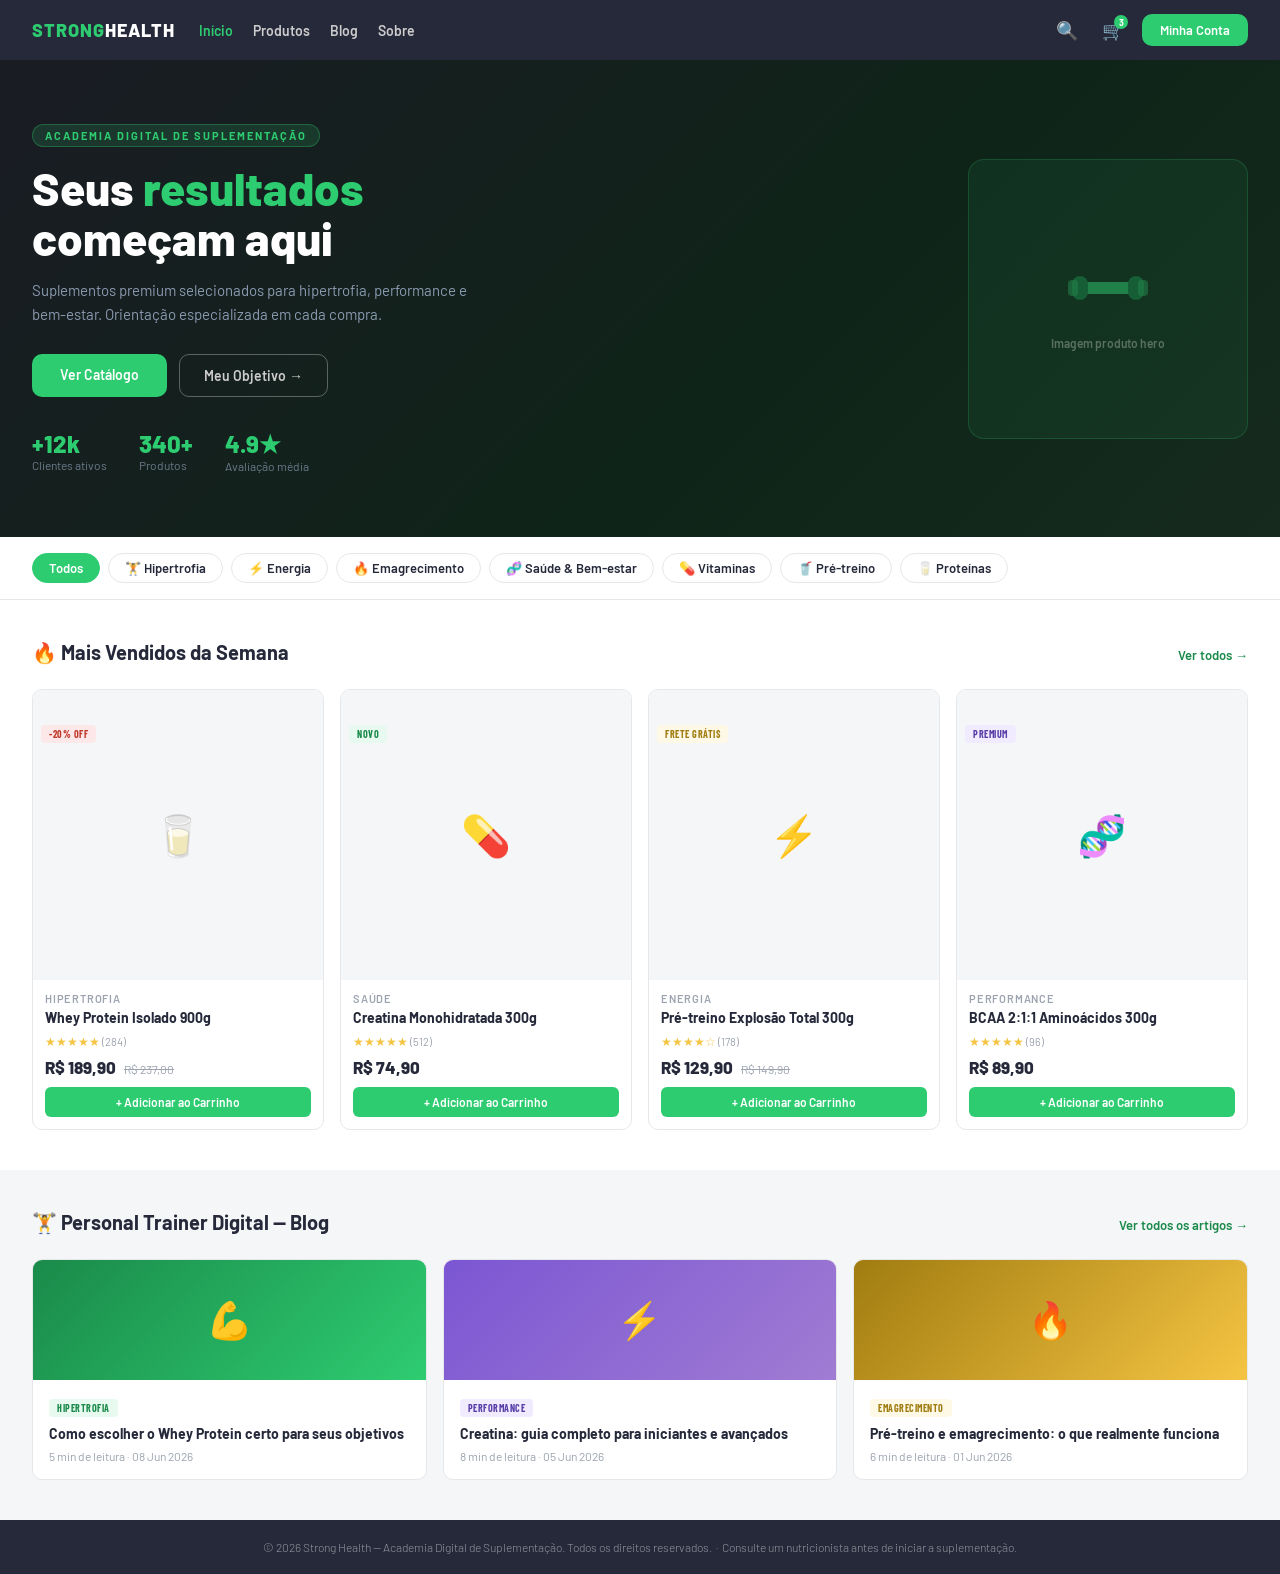
<file: index.html>
<!DOCTYPE html>
<html lang="pt-BR">
<head>
<meta charset="UTF-8">
<meta name="viewport" content="width=device-width, initial-scale=1.0">
<title>Strong Health — Home</title>
<link rel="preconnect" href="https://fonts.googleapis.com">
<link rel="preconnect" href="https://fonts.gstatic.com" crossorigin>
<link href="https://fonts.googleapis.com/css2?family=Barlow:wght@300;400;600;700;800&family=Barlow+Condensed:wght@700&display=swap" rel="stylesheet">
<link rel="stylesheet" href="style.css">
<style>
  /* ── HERO ─────────────────────────────────────────────────── */
  .hero {
    background: linear-gradient(135deg, #1a1c24 0%, #0f2418 60%, #162a1e 100%);
    padding: 64px 32px;
    display: flex;
    align-items: center;
    gap: 40px;
    min-height: 420px;
  }
  .hero-text { flex: 1; }
  .hero-eyebrow {
    display: inline-block;
    background: rgba(46,204,113,0.15);
    color: var(--green);
    font-size: 11px;
    font-weight: 700;
    letter-spacing: 2px;
    text-transform: uppercase;
    padding: 4px 12px;
    border-radius: 20px;
    margin-bottom: 16px;
    border: 1px solid rgba(46,204,113,0.3);
  }
  .hero h1 {
    font-weight: 800;
    font-size: 46px;
    color: #fff;
    line-height: 1.08;
    margin-bottom: 16px;
  }
  .hero h1 span { color: var(--green); }
  .hero p {
    color: #8a9ab0;
    font-size: 15px;
    line-height: 1.6;
    margin-bottom: 28px;
    max-width: 440px;
    font-weight: 400;
  }
  .hero-cta { display: flex; gap: 12px; flex-wrap: wrap; }
  .hero-image {
    width: 280px;
    height: 280px;
    background: rgba(46,204,113,0.08);
    border-radius: var(--radius-lg);
    border: 1px solid rgba(46,204,113,0.2);
    display: flex;
    align-items: center;
    justify-content: center;
    flex-shrink: 0;
    flex-direction: column;
    gap: 8px;
  }
  .hero-image svg { opacity: 0.5; }
  .hero-image span { color: #5a7060; font-size: 12px; font-weight: 600; }
  .hero-stats { display: flex; gap: 32px; margin-top: 32px; }
  .stat-num { font-size: 24px; font-weight: 800; color: var(--green); }
  .stat-label { font-size: 12px; color: #6a7a8a; font-weight: 400; }
  .btn-hero-outline {
    background: transparent;
    color: #ccc;
    border: 1.5px solid rgba(255,255,255,0.3);
    padding: 12px 24px;
    border-radius: var(--radius);
    font-size: 14px;
    font-weight: 600;
    cursor: pointer;
    font-family: 'Barlow', sans-serif;
    text-decoration: none;
  }
</style>
</head>
<body>

<!-- NAV -->
<nav class="sh-nav">
  <a class="sh-logo" href="index.html">STRONG<em>HEALTH</em></a>
  <div class="sh-nav-links">
    <a href="index.html" class="active-link">Início</a>
    <a href="catalogo.html">Produtos</a>
    <a href="blog.html">Blog</a>
    <a href="index.html#sobre">Sobre</a>
  </div>
  <div class="sh-nav-right">
    <a href="catalogo.html" class="sh-nav-icon">🔍</a>
    <a href="carrinho.html" class="sh-nav-icon" style="position:relative">🛒<span class="cart-badge">3</span></a>
    <a href="login.html" class="btn-primary">Minha Conta</a>
  </div>
</nav>

<!-- HERO -->
<div class="hero">
  <div class="hero-text">
    <div class="hero-eyebrow">Academia Digital de Suplementação</div>
    <h1>Seus <span>resultados</span><br>começam aqui</h1>
    <p>Suplementos premium selecionados para hipertrofia, performance e bem-estar. Orientação especializada em cada compra.</p>
    <div class="hero-cta">
      <a href="catalogo.html" class="btn-primary" style="padding:12px 28px;font-size:14px">Ver Catálogo</a>
      <a href="index.html#objetivos" class="btn-hero-outline">Meu Objetivo →</a>
    </div>
    <div class="hero-stats">
      <div class="stat-item"><div class="stat-num">+12k</div><div class="stat-label">Clientes ativos</div></div>
      <div class="stat-item"><div class="stat-num">340+</div><div class="stat-label">Produtos</div></div>
      <div class="stat-item"><div class="stat-num">4.9★</div><div class="stat-label">Avaliação média</div></div>
    </div>
  </div>
  <div class="hero-image">
    <svg width="80" height="80" viewBox="0 0 80 80" fill="none">
      <rect x="10" y="34" width="60" height="12" rx="6" fill="#2ecc71"/>
      <rect x="4" y="28" width="16" height="24" rx="8" fill="#1a8a4a"/>
      <rect x="60" y="28" width="16" height="24" rx="8" fill="#1a8a4a"/>
      <rect x="0" y="32" width="10" height="16" rx="4" fill="#2ecc71" opacity="0.6"/>
      <rect x="70" y="32" width="10" height="16" rx="4" fill="#2ecc71" opacity="0.6"/>
    </svg>
    <span>Imagem produto hero</span>
  </div>
</div>

<!-- CATEGORY STRIP -->
<div class="cat-strip">
  <a href="catalogo.html" class="cat-chip active">Todos</a>
  <a href="catalogo.html" class="cat-chip">🏋️ Hipertrofia</a>
  <a href="catalogo.html" class="cat-chip">⚡ Energia</a>
  <a href="catalogo.html" class="cat-chip">🔥 Emagrecimento</a>
  <a href="catalogo.html" class="cat-chip">🧬 Saúde & Bem-estar</a>
  <a href="catalogo.html" class="cat-chip">💊 Vitaminas</a>
  <a href="catalogo.html" class="cat-chip">🥤 Pré-treino</a>
  <a href="catalogo.html" class="cat-chip">🥛 Proteínas</a>
</div>

<!-- FEATURED PRODUCTS -->
<div class="section">
  <div class="section-head">
    <div class="section-title">🔥 Mais Vendidos da Semana</div>
    <a class="section-link" href="catalogo.html">Ver todos →</a>
  </div>
  <div class="product-grid">
    <a href="produto.html" class="product-card">
      <div class="product-img">🥛<div class="product-tag"><span class="badge badge-red">-20% OFF</span></div></div>
      <div class="product-body">
        <div class="product-cat">Hipertrofia</div>
        <div class="product-name">Whey Protein Isolado 900g</div>
        <div class="product-stars">★★★★★ <span style="color:#9ca3af;font-size:11px">(284)</span></div>
        <div class="product-price-row">
          <span class="product-price">R$ 189,90</span>
          <span class="product-price-old">R$ 237,00</span>
        </div>
        <button class="btn-add">+ Adicionar ao Carrinho</button>
      </div>
    </a>
    <a href="produto.html" class="product-card">
      <div class="product-img">💊<div class="product-tag"><span class="badge badge-green">NOVO</span></div></div>
      <div class="product-body">
        <div class="product-cat">Saúde</div>
        <div class="product-name">Creatina Monohidratada 300g</div>
        <div class="product-stars">★★★★★ <span style="color:#9ca3af;font-size:11px">(512)</span></div>
        <div class="product-price-row"><span class="product-price">R$ 74,90</span></div>
        <button class="btn-add">+ Adicionar ao Carrinho</button>
      </div>
    </a>
    <a href="produto.html" class="product-card">
      <div class="product-img">⚡<div class="product-tag"><span class="badge badge-yellow">FRETE GRÁTIS</span></div></div>
      <div class="product-body">
        <div class="product-cat">Energia</div>
        <div class="product-name">Pré-treino Explosão Total 300g</div>
        <div class="product-stars">★★★★☆ <span style="color:#9ca3af;font-size:11px">(178)</span></div>
        <div class="product-price-row">
          <span class="product-price">R$ 129,90</span>
          <span class="product-price-old">R$ 149,90</span>
        </div>
        <button class="btn-add">+ Adicionar ao Carrinho</button>
      </div>
    </a>
    <a href="produto.html" class="product-card">
      <div class="product-img">🧬<div class="product-tag"><span class="badge badge-purple">PREMIUM</span></div></div>
      <div class="product-body">
        <div class="product-cat">Performance</div>
        <div class="product-name">BCAA 2:1:1 Aminoácidos 300g</div>
        <div class="product-stars">★★★★★ <span style="color:#9ca3af;font-size:11px">(96)</span></div>
        <div class="product-price-row"><span class="product-price">R$ 89,90</span></div>
        <button class="btn-add">+ Adicionar ao Carrinho</button>
      </div>
    </a>
  </div>
</div>

<!-- BLOG STRIP -->
<div class="section-dark">
  <div class="section-head">
    <div class="section-title">🏋️ Personal Trainer Digital — Blog</div>
    <a class="section-link" href="blog.html">Ver todos os artigos →</a>
  </div>
  <div style="display:grid;grid-template-columns:repeat(3,1fr);gap:16px">
    <a href="blog.html" style="background:#fff;border-radius:10px;border:1px solid #e5e7eb;overflow:hidden;text-decoration:none;color:inherit;display:block">
      <div style="height:120px;background:linear-gradient(135deg,#1a8a4a,#2ecc71);display:flex;align-items:center;justify-content:center;font-size:36px">💪</div>
      <div style="padding:16px">
        <span class="badge badge-green" style="margin-bottom:8px;display:inline-block">Hipertrofia</span>
        <div style="font-size:14px;font-weight:700;color:#26293a;margin-bottom:6px;line-height:1.3">Como escolher o Whey Protein certo para seus objetivos</div>
        <div style="font-size:12px;color:#9ca3af">5 min de leitura · 08 Jun 2026</div>
      </div>
    </a>
    <a href="blog.html" style="background:#fff;border-radius:10px;border:1px solid #e5e7eb;overflow:hidden;text-decoration:none;color:inherit;display:block">
      <div style="height:120px;background:linear-gradient(135deg,#7b56d3,#a07cd3);display:flex;align-items:center;justify-content:center;font-size:36px">⚡</div>
      <div style="padding:16px">
        <span class="badge badge-purple" style="margin-bottom:8px;display:inline-block">Performance</span>
        <div style="font-size:14px;font-weight:700;color:#26293a;margin-bottom:6px;line-height:1.3">Creatina: guia completo para iniciantes e avançados</div>
        <div style="font-size:12px;color:#9ca3af">8 min de leitura · 05 Jun 2026</div>
      </div>
    </a>
    <a href="blog.html" style="background:#fff;border-radius:10px;border:1px solid #e5e7eb;overflow:hidden;text-decoration:none;color:inherit;display:block">
      <div style="height:120px;background:linear-gradient(135deg,#a07c10,#f5c443);display:flex;align-items:center;justify-content:center;font-size:36px">🔥</div>
      <div style="padding:16px">
        <span class="badge badge-yellow" style="margin-bottom:8px;display:inline-block">Emagrecimento</span>
        <div style="font-size:14px;font-weight:700;color:#26293a;margin-bottom:6px;line-height:1.3">Pré-treino e emagrecimento: o que realmente funciona</div>
        <div style="font-size:12px;color:#9ca3af">6 min de leitura · 01 Jun 2026</div>
      </div>
    </a>
  </div>
</div>

<!-- FOOTER -->
<footer class="sh-footer">
  © 2026 Strong Health — Academia Digital de Suplementação. Todos os direitos reservados. &nbsp;·&nbsp; Consulte um nutricionista antes de iniciar a suplementação.
</footer>

</body>
</html>
</file>
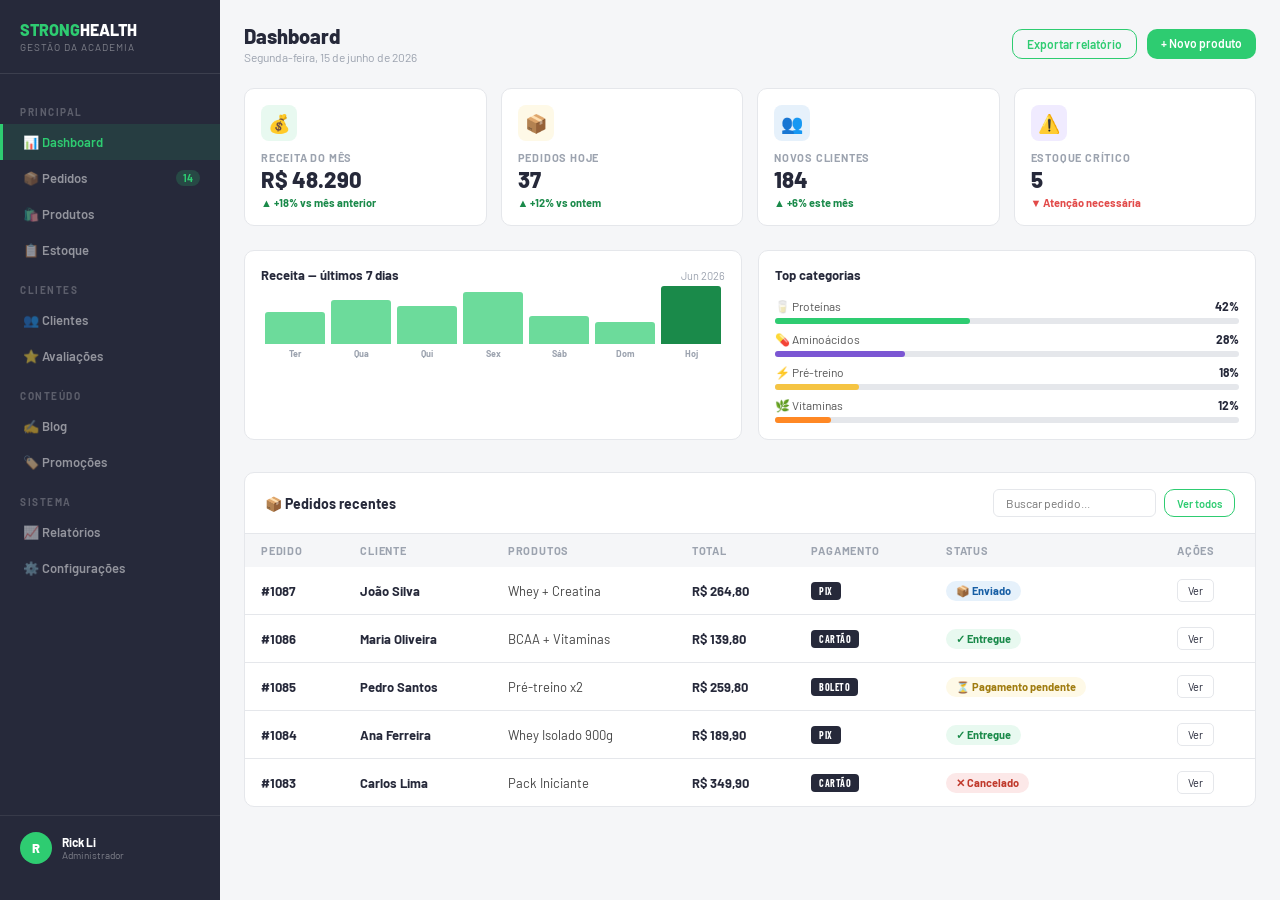
<file: admin.html>
<!DOCTYPE html>
<html lang="pt-BR">
<head>
<meta charset="UTF-8">
<meta name="viewport" content="width=device-width, initial-scale=1.0">
<title>Strong Health — Admin</title>
<link rel="preconnect" href="https://fonts.googleapis.com">
<link rel="preconnect" href="https://fonts.gstatic.com" crossorigin>
<link href="https://fonts.googleapis.com/css2?family=Barlow:wght@300;400;600;700;800&family=Barlow+Condensed:wght@700&display=swap" rel="stylesheet">
<link rel="stylesheet" href="style.css">
<style>
  body { background: var(--gray-1); }

  .admin-layout {
    display: flex;
    min-height: 100vh;
  }
  .admin-sidebar {
    width: 220px;
    background: var(--graphite);
    padding: 20px 0;
    flex-shrink: 0;
    display: flex;
    flex-direction: column;
    position: fixed;
    top: 0; left: 0;
    height: 100vh;
    overflow-y: auto;
  }
  .admin-logo {
    padding: 0 20px 20px ;
    font-weight: 800 ;
    font-size: 16px ;
    color: var(--green) ;
    border-bottom: 1px solid rgba(255,255,255,0.1);
    margin-bottom: 16px ;
    text-decoration: none ;
    display: block;
  }
  .admin-logo span { color: #fff; }
  .admin-logo small {
    display: block;
    font-size: 10px;
    color: rgba(255,255,255,0.4);
    font-weight: 400;
    letter-spacing: 1px;
    text-transform: uppercase;
    margin-top: 2px;
  }
  .admin-nav-item {
    display: flex;
    align-items: center;
    gap: 10px;
    padding: 10px 20px;
    font-size: 13px;
    color: rgba(255,255,255,0.5);
    cursor: pointer;
    font-weight: 600;
    transition: all 0.15s;
    border-left: 3px solid transparent;
    text-decoration: none;
  }
  .admin-nav-item:hover { background: rgba(255,255,255,0.05); color: #fff; }
  .admin-nav-item.active { background: rgba(46,204,113,0.12); color: var(--green); border-left-color: var(--green); }
  .admin-nav-group {
    font-size: 10px;
    font-weight: 700;
    color: rgba(255,255,255,0.25);
    letter-spacing: 1.5px;
    text-transform: uppercase;
    padding: 16px 20px 6px;
  }
  .admin-user {
    margin-top: auto;
    padding: 16px 20px;
    border-top: 1px solid rgba(255,255,255,0.08);
    display: flex;
    align-items: center;
    gap: 10px;
  }
  .admin-avatar {
    width: 32px; height: 32px;
    border-radius: 50%;
    background: var(--green);
    display: flex; align-items: center; justify-content: center;
    font-size: 13px; font-weight: 800; color: #fff;
    flex-shrink: 0;
  }

  /* MAIN */
  .admin-main {
    flex: 1;
    margin-left: 220px;
    padding: 24px;
  }
  .admin-header {
    display: flex;
    align-items: center;
    justify-content: space-between;
    margin-bottom: 24px;
  }
  .admin-title { font-size: 20px; font-weight: 800; color: var(--graphite); }

  /* KPIs */
  .kpi-grid {
    display: grid;
    grid-template-columns: repeat(4, 1fr);
    gap: 14px;
    margin-bottom: 24px;
  }
  .kpi-card {
    background: #fff;
    border-radius: var(--radius);
    border: 1px solid var(--gray-2);
    padding: 16px;
  }
  .kpi-icon {
    width: 36px; height: 36px;
    border-radius: 8px;
    display: flex; align-items: center; justify-content: center;
    font-size: 18px;
    margin-bottom: 10px;
  }
  .kpi-green { background: var(--green-l); color: var(--green-d); }
  .kpi-yellow { background: #fef9e7; color: #a07c10; }
  .kpi-blue { background: #e6f1fb; color: #185fa5; }
  .kpi-purple { background: #f0ebff; color: #5a3ea8; }
  .kpi-label { font-size: 11px; color: var(--gray-3); font-weight: 700; text-transform: uppercase; letter-spacing: 0.8px; margin-bottom: 4px; }
  .kpi-value { font-size: 22px; font-weight: 800; color: var(--graphite); line-height: 1; margin-bottom: 6px; }
  .kpi-change { font-size: 11px; font-weight: 700; }
  .kpi-up { color: var(--green-d); }
  .kpi-down { color: var(--red); }

  /* CHARTS */
  .mini-chart {
    display: flex;
    align-items: flex-end;
    gap: 6px;
    height: 60px;
    padding: 0 4px;
  }
  .bar-wrap { display: flex; flex-direction: column; align-items: center; gap: 4px; flex: 1; }
  .bar { width: 100%; border-radius: 3px 3px 0 0; background: var(--green); opacity: 0.7; }
  .bar.accent { opacity: 1; background: var(--green-d); }
  .bar-lbl { font-size: 9px; color: var(--gray-3); font-weight: 700; }

  /* TABLE */
  .admin-table-card {
    background: #fff;
    border-radius: var(--radius);
    border: 1px solid var(--gray-2);
    overflow: hidden;
  }
  .admin-table-header {
    padding: 16px 20px;
    display: flex;
    align-items: center;
    justify-content: space-between;
    border-bottom: 1px solid var(--gray-2);
  }
  .admin-table-title { font-size: 14px; font-weight: 700; color: var(--graphite); }
  table { width: 100%; border-collapse: collapse; font-size: 13px; }
  thead tr { background: var(--gray-1); }
  th { padding: 10px 16px; text-align: left; font-size: 11px; font-weight: 700; color: var(--gray-3); text-transform: uppercase; letter-spacing: 0.8px; }
  td { padding: 12px 16px; border-bottom: 1px solid var(--gray-2); color: #444; }
  tr:last-child td { border-bottom: none; }
  .td-name { font-weight: 700; color: var(--graphite); }
</style>
</head>
<body>

<div class="admin-layout">

  <!-- SIDEBAR -->
  <aside class="admin-sidebar">
    <a class="admin-logo" href="index.html">STRONG<span>HEALTH</span><small>Gestão da Academia</small></a>

    <div class="admin-nav-group">Principal</div>
    <a href="admin.html" class="admin-nav-item active">📊 Dashboard</a>
    <a href="admin.html" class="admin-nav-item">📦 Pedidos <span style="margin-left:auto;background:rgba(46,204,113,0.2);color:#2ecc71;font-size:10px;padding:2px 7px;border-radius:10px;font-weight:700">14</span></a>
    <a href="admin.html" class="admin-nav-item">🛍️ Produtos</a>
    <a href="admin.html" class="admin-nav-item">📋 Estoque</a>

    <div class="admin-nav-group">Clientes</div>
    <a href="admin.html" class="admin-nav-item">👥 Clientes</a>
    <a href="admin.html" class="admin-nav-item">⭐ Avaliações</a>

    <div class="admin-nav-group">Conteúdo</div>
    <a href="blog.html" class="admin-nav-item">✍️ Blog</a>
    <a href="admin.html" class="admin-nav-item">🏷️ Promoções</a>

    <div class="admin-nav-group">Sistema</div>
    <a href="admin.html" class="admin-nav-item">📈 Relatórios</a>
    <a href="admin.html" class="admin-nav-item">⚙️ Configurações</a>

    <div class="admin-user">
      <div class="admin-avatar">R</div>
      <div>
        <div style="font-size:12px;font-weight:700;color:#fff">Rick Li</div>
        <div style="font-size:10px;color:rgba(255,255,255,0.4)">Administrador</div>
      </div>
    </div>
  </aside>

  <!-- MAIN -->
  <main class="admin-main">
    <div class="admin-header">
      <div>
        <div class="admin-title">Dashboard</div>
        <div style="font-size:12px;color:#9ca3af;margin-top:2px">Segunda-feira, 15 de junho de 2026</div>
      </div>
      <div style="display:flex;gap:10px">
        <button class="btn-outline" style="font-size:12px;padding:7px 14px">Exportar relatório</button>
        <a href="catalogo.html" class="btn-primary" style="font-size:12px;padding:7px 14px">+ Novo produto</a>
      </div>
    </div>

    <!-- KPIs -->
    <div class="kpi-grid">
      <div class="kpi-card">
        <div class="kpi-icon kpi-green">💰</div>
        <div class="kpi-label">Receita do mês</div>
        <div class="kpi-value">R$ 48.290</div>
        <div class="kpi-change kpi-up">▲ +18% vs mês anterior</div>
      </div>
      <div class="kpi-card">
        <div class="kpi-icon kpi-yellow">📦</div>
        <div class="kpi-label">Pedidos hoje</div>
        <div class="kpi-value">37</div>
        <div class="kpi-change kpi-up">▲ +12% vs ontem</div>
      </div>
      <div class="kpi-card">
        <div class="kpi-icon kpi-blue">👥</div>
        <div class="kpi-label">Novos clientes</div>
        <div class="kpi-value">184</div>
        <div class="kpi-change kpi-up">▲ +6% este mês</div>
      </div>
      <div class="kpi-card">
        <div class="kpi-icon kpi-purple">⚠️</div>
        <div class="kpi-label">Estoque crítico</div>
        <div class="kpi-value">5</div>
        <div class="kpi-change kpi-down">▼ Atenção necessária</div>
      </div>
    </div>

    <!-- CHARTS -->
    <div style="display:grid;grid-template-columns:1fr 1fr;gap:16px;margin-bottom:16px">
      <div class="card-white" style="padding:16px">
        <div style="display:flex;justify-content:space-between;align-items:baseline;margin-bottom:16px">
          <span style="font-size:13px;font-weight:700;color:#26293a">Receita — últimos 7 dias</span>
          <span style="font-size:11px;color:#9ca3af">Jun 2026</span>
        </div>
        <div class="mini-chart">
          <div class="bar-wrap"><div class="bar" style="height:32px"></div><div class="bar-lbl">Ter</div></div>
          <div class="bar-wrap"><div class="bar" style="height:44px"></div><div class="bar-lbl">Qua</div></div>
          <div class="bar-wrap"><div class="bar" style="height:38px"></div><div class="bar-lbl">Qui</div></div>
          <div class="bar-wrap"><div class="bar" style="height:52px"></div><div class="bar-lbl">Sex</div></div>
          <div class="bar-wrap"><div class="bar" style="height:28px"></div><div class="bar-lbl">Sáb</div></div>
          <div class="bar-wrap"><div class="bar" style="height:22px"></div><div class="bar-lbl">Dom</div></div>
          <div class="bar-wrap"><div class="bar accent" style="height:58px"></div><div class="bar-lbl">Hoj</div></div>
        </div>
      </div>
      <div class="card-white" style="padding:16px">
        <div style="font-size:13px;font-weight:700;color:#26293a;margin-bottom:16px">Top categorias</div>
        <div style="display:flex;flex-direction:column;gap:8px">
          <div>
            <div style="display:flex;justify-content:space-between;font-size:12px;color:#555;margin-bottom:4px"><span>🥛 Proteínas</span><span style="font-weight:700;color:#26293a">42%</span></div>
            <div style="height:6px;background:#e5e7eb;border-radius:3px"><div style="height:100%;width:42%;background:#2ecc71;border-radius:3px"></div></div>
          </div>
          <div>
            <div style="display:flex;justify-content:space-between;font-size:12px;color:#555;margin-bottom:4px"><span>💊 Aminoácidos</span><span style="font-weight:700;color:#26293a">28%</span></div>
            <div style="height:6px;background:#e5e7eb;border-radius:3px"><div style="height:100%;width:28%;background:#7b56d3;border-radius:3px"></div></div>
          </div>
          <div>
            <div style="display:flex;justify-content:space-between;font-size:12px;color:#555;margin-bottom:4px"><span>⚡ Pré-treino</span><span style="font-weight:700;color:#26293a">18%</span></div>
            <div style="height:6px;background:#e5e7eb;border-radius:3px"><div style="height:100%;width:18%;background:#f5c443;border-radius:3px"></div></div>
          </div>
          <div>
            <div style="display:flex;justify-content:space-between;font-size:12px;color:#555;margin-bottom:4px"><span>🌿 Vitaminas</span><span style="font-weight:700;color:#26293a">12%</span></div>
            <div style="height:6px;background:#e5e7eb;border-radius:3px"><div style="height:100%;width:12%;background:#ff8824;border-radius:3px"></div></div>
          </div>
        </div>
      </div>
    </div>

    <!-- ORDERS TABLE -->
    <div class="admin-table-card">
      <div class="admin-table-header">
        <span class="admin-table-title">📦 Pedidos recentes</span>
        <div style="display:flex;gap:8px">
          <input type="text" placeholder="Buscar pedido..." style="padding:6px 12px;border:1px solid #e5e7eb;border-radius:6px;font-size:12px;font-family:'Barlow',sans-serif;outline:none">
          <button class="btn-outline" style="font-size:11px;padding:5px 12px">Ver todos</button>
        </div>
      </div>
      <table>
        <thead>
          <tr>
            <th>Pedido</th>
            <th>Cliente</th>
            <th>Produtos</th>
            <th>Total</th>
            <th>Pagamento</th>
            <th>Status</th>
            <th>Ações</th>
          </tr>
        </thead>
        <tbody>
          <tr>
            <td style="font-weight:700;color:#26293a">#1087</td>
            <td class="td-name">João Silva</td>
            <td>Whey + Creatina</td>
            <td style="font-weight:700;color:#26293a">R$ 264,80</td>
            <td><span class="badge badge-graphite">Pix</span></td>
            <td><span class="status-pill sp-blue">📦 Enviado</span></td>
            <td><button style="font-size:11px;border:1px solid #e5e7eb;background:#fff;padding:4px 10px;border-radius:5px;cursor:pointer;font-family:'Barlow',sans-serif;color:#26293a">Ver</button></td>
          </tr>
          <tr>
            <td style="font-weight:700;color:#26293a">#1086</td>
            <td class="td-name">Maria Oliveira</td>
            <td>BCAA + Vitaminas</td>
            <td style="font-weight:700;color:#26293a">R$ 139,80</td>
            <td><span class="badge badge-graphite">Cartão</span></td>
            <td><span class="status-pill sp-green">✓ Entregue</span></td>
            <td><button style="font-size:11px;border:1px solid #e5e7eb;background:#fff;padding:4px 10px;border-radius:5px;cursor:pointer;font-family:'Barlow',sans-serif;color:#26293a">Ver</button></td>
          </tr>
          <tr>
            <td style="font-weight:700;color:#26293a">#1085</td>
            <td class="td-name">Pedro Santos</td>
            <td>Pré-treino x2</td>
            <td style="font-weight:700;color:#26293a">R$ 259,80</td>
            <td><span class="badge badge-graphite">Boleto</span></td>
            <td><span class="status-pill sp-yellow">⏳ Pagamento pendente</span></td>
            <td><button style="font-size:11px;border:1px solid #e5e7eb;background:#fff;padding:4px 10px;border-radius:5px;cursor:pointer;font-family:'Barlow',sans-serif;color:#26293a">Ver</button></td>
          </tr>
          <tr>
            <td style="font-weight:700;color:#26293a">#1084</td>
            <td class="td-name">Ana Ferreira</td>
            <td>Whey Isolado 900g</td>
            <td style="font-weight:700;color:#26293a">R$ 189,90</td>
            <td><span class="badge badge-graphite">Pix</span></td>
            <td><span class="status-pill sp-green">✓ Entregue</span></td>
            <td><button style="font-size:11px;border:1px solid #e5e7eb;background:#fff;padding:4px 10px;border-radius:5px;cursor:pointer;font-family:'Barlow',sans-serif;color:#26293a">Ver</button></td>
          </tr>
          <tr>
            <td style="font-weight:700;color:#26293a">#1083</td>
            <td class="td-name">Carlos Lima</td>
            <td>Pack Iniciante</td>
            <td style="font-weight:700;color:#26293a">R$ 349,90</td>
            <td><span class="badge badge-graphite">Cartão</span></td>
            <td><span class="status-pill sp-red">✕ Cancelado</span></td>
            <td><button style="font-size:11px;border:1px solid #e5e7eb;background:#fff;padding:4px 10px;border-radius:5px;cursor:pointer;font-family:'Barlow',sans-serif;color:#26293a">Ver</button></td>
          </tr>
        </tbody>
      </table>
    </div>
  </main>
</div>

</body>
</html>
</file>
<file: style.css>
/* ── TOKENS ────────────────────────────────────────────────── */
:root {
  --green:   #2ecc71;
  --green-d: #1a8a4a;
  --green-l: #e8f9f0;
  --graphite:#26293a;
  --gray-1:  #f5f6f8;
  --gray-2:  #e5e7eb;
  --gray-3:  #9ca3af;
  --yellow:  #f5c443;
  --purple:  #7b56d3;
  --white:   #ffffff;
  --red:     #e24b4a;
  --orange:  #ff8824;
  --radius:  10px;
  --radius-lg: 16px;
  --shadow:  0 2px 12px rgba(0,0,0,0.08);
}
*, *::before, *::after { box-sizing: border-box; margin: 0; padding: 0; }
body {
  font-family: 'Barlow', sans-serif;
  background: #fff;
  color: var(--graphite);
  min-height: 100vh;
}

/* ── NAV ──────────────────────────────────────────────────── */
.sh-nav {
  background: var(--graphite);
  padding: 0 32px;
  display: flex;
  align-items: center;
  height: 60px;
  gap: 24px;
}
.sh-logo {
  font-weight: 800;
  font-size: 18px;
  color: var(--green);
  letter-spacing: 1px;
  flex-shrink: 0;
  text-decoration: none;
}
.sh-logo em { color: #fff; font-style: normal; }
.sh-nav-links {
  display: flex;
  gap: 20px;
  flex: 1;
}
.sh-nav-links a {
  color: #ccc;
  text-decoration: none;
  font-size: 14px;
  font-weight: 600;
  transition: color 0.15s;
}
.sh-nav-links a:hover, .sh-nav-links a.active-link { color: var(--green); }
.sh-nav-right {
  display: flex;
  align-items: center;
  gap: 12px;
  margin-left: auto;
}
.sh-nav-icon {
  color: #ccc;
  font-size: 18px;
  cursor: pointer;
  padding: 6px;
  position: relative;
  text-decoration: none;
}
.cart-badge {
  position: absolute;
  top: 2px;
  right: 2px;
  background: var(--green);
  color: #fff;
  font-size: 9px;
  font-weight: 700;
  width: 14px;
  height: 14px;
  border-radius: 50%;
  display: flex;
  align-items: center;
  justify-content: center;
}

/* ── BUTTONS ────────────────────────────────────────────────── */
.btn-primary {
  background: var(--green);
  color: #fff;
  border: none;
  padding: 8px 18px;
  border-radius: var(--radius);
  font-size: 13px;
  font-weight: 600;
  cursor: pointer;
  font-family: 'Barlow', sans-serif;
  transition: background 0.2s;
  text-decoration: none;
  display: inline-block;
}
.btn-primary:hover { background: var(--green-d); }
.btn-outline {
  background: transparent;
  color: var(--green);
  border: 1.5px solid var(--green);
  padding: 8px 18px;
  border-radius: var(--radius);
  font-size: 13px;
  font-weight: 600;
  cursor: pointer;
  font-family: 'Barlow', sans-serif;
  transition: all 0.2s;
  text-decoration: none;
  display: inline-block;
}
.btn-outline:hover { background: var(--green); color: #fff; }

/* ── BADGES ─────────────────────────────────────────────────── */
.badge {
  display: inline-flex;
  align-items: center;
  gap: 4px;
  padding: 3px 8px;
  border-radius: 4px;
  font-size: 10px;
  font-weight: 700;
  font-family: 'Barlow Condensed', sans-serif;
  letter-spacing: 0.5px;
  text-transform: uppercase;
}
.badge-green { background: var(--green-l); color: var(--green-d); }
.badge-yellow { background: #fef9e7; color: #a07c10; }
.badge-red { background: #fce8e8; color: #c0392b; }
.badge-purple { background: #f0ebff; color: #5a3ea8; }
.badge-graphite { background: var(--graphite); color: #fff; }

/* ── SECTION ─────────────────────────────────────────────────── */
.section {
  padding: 40px 32px;
  background: #fff;
}
.section-dark {
  padding: 40px 32px;
  background: var(--gray-1);
}
.section-head {
  display: flex;
  align-items: baseline;
  justify-content: space-between;
  margin-bottom: 24px;
}
.section-title {
  font-size: 20px;
  font-weight: 700;
  color: var(--graphite);
}
.section-link {
  font-size: 13px;
  font-weight: 600;
  color: var(--green-d);
  text-decoration: none;
}

/* ── PRODUCT CARDS ──────────────────────────────────────────── */
.product-grid {
  display: grid;
  grid-template-columns: repeat(4, 1fr);
  gap: 16px;
}
.product-card {
  background: #fff;
  border: 1px solid var(--gray-2);
  border-radius: var(--radius);
  overflow: hidden;
  transition: box-shadow 0.2s;
  cursor: pointer;
  text-decoration: none;
  color: inherit;
  display: block;
}
.product-card:hover { box-shadow: 0 4px 20px rgba(0,0,0,0.1); }
.product-img {
  width: 100%;
  aspect-ratio: 1;
  background: var(--gray-1);
  display: flex;
  align-items: center;
  justify-content: center;
  font-size: 40px;
  position: relative;
}
.product-tag {
  position: absolute;
  top: 8px;
  left: 8px;
}
.product-body {
  padding: 12px;
}
.product-cat {
  font-size: 11px;
  color: var(--gray-3);
  font-weight: 600;
  text-transform: uppercase;
  letter-spacing: 0.8px;
  margin-bottom: 4px;
}
.product-name {
  font-size: 14px;
  font-weight: 700;
  color: var(--graphite);
  margin-bottom: 6px;
  line-height: 1.3;
}
.product-stars { color: var(--yellow); font-size: 12px; margin-bottom: 8px; }
.product-price-row {
  display: flex;
  align-items: baseline;
  gap: 8px;
  margin-bottom: 10px;
}
.product-price {
  font-size: 17px;
  font-weight: 800;
  color: var(--graphite);
}
.product-price-old {
  font-size: 12px;
  color: var(--gray-3);
  text-decoration: line-through;
  font-weight: 400;
}
.btn-add {
  width: 100%;
  background: var(--green);
  color: #fff;
  border: none;
  padding: 8px;
  border-radius: 6px;
  font-size: 12px;
  font-weight: 600;
  cursor: pointer;
  font-family: 'Barlow', sans-serif;
}

/* ── CATEGORY CHIPS ──────────────────────────────────────────── */
.cat-strip {
  display: flex;
  gap: 8px;
  padding: 16px 32px;
  background: #fff;
  border-bottom: 1px solid var(--gray-2);
  overflow-x: auto;
}
.cat-chip {
  padding: 6px 16px;
  border-radius: 20px;
  font-size: 13px;
  font-weight: 600;
  cursor: pointer;
  white-space: nowrap;
  border: 1.5px solid var(--gray-2);
  color: var(--graphite);
  background: #fff;
  transition: all 0.15s;
  text-decoration: none;
}
.cat-chip:hover, .cat-chip.active { background: var(--green); color: #fff; border-color: var(--green); }

/* ── STATUS PILLS ────────────────────────────────────────────── */
.status-pill {
  display: inline-flex;
  align-items: center;
  gap: 4px;
  padding: 3px 10px;
  border-radius: 20px;
  font-size: 11px;
  font-weight: 700;
}
.sp-green { background: var(--green-l); color: var(--green-d); }
.sp-yellow { background: #fef9e7; color: #a07c10; }
.sp-blue { background: #e6f1fb; color: #185fa5; }
.sp-red { background: #fce8e8; color: #c0392b; }
.sp-gray { background: var(--gray-1); color: var(--gray-3); }

/* ── FORMS ───────────────────────────────────────────────────── */
.form-row {
  display: flex;
  gap: 12px;
  margin-bottom: 12px;
}
.form-group {
  flex: 1;
  display: flex;
  flex-direction: column;
  gap: 5px;
}
.form-label {
  font-size: 12px;
  font-weight: 700;
  color: var(--graphite);
  text-transform: uppercase;
  letter-spacing: 0.5px;
}
.form-input {
  padding: 9px 12px;
  border: 1.5px solid var(--gray-2);
  border-radius: 6px;
  font-size: 13px;
  font-family: 'Barlow', sans-serif;
  color: var(--graphite);
  background: #fff;
  outline: none;
}
.form-input:focus { border-color: var(--green); }
.form-input.filled { background: var(--gray-1); border-color: var(--gray-2); }

/* ── CARD WHITE ─────────────────────────────────────────────── */
.card-white {
  background: #fff;
  border-radius: var(--radius);
  border: 1px solid var(--gray-2);
  padding: 20px;
  margin-bottom: 16px;
}
.card-title {
  font-size: 15px;
  font-weight: 700;
  color: var(--graphite);
  margin-bottom: 16px;
  padding-bottom: 12px;
  border-bottom: 1px solid var(--gray-2);
}

/* ── SEARCH BAR ─────────────────────────────────────────────── */
.search-bar {
  display: flex;
  align-items: center;
  background: var(--gray-1);
  border: 1.5px solid var(--gray-2);
  border-radius: 8px;
  padding: 8px 14px;
  gap: 8px;
  flex: 1;
  max-width: 360px;
  margin: 0 auto;
}
.search-bar input {
  background: none;
  border: none;
  outline: none;
  font-size: 14px;
  font-family: 'Barlow', sans-serif;
  color: var(--graphite);
  width: 100%;
}

/* ── FOOTER ─────────────────────────────────────────────────── */
.sh-footer {
  background: var(--graphite);
  color: rgba(255,255,255,0.5);
  font-size: 12px;
  font-weight: 300;
  text-align: center;
  padding: 20px;
}

/* ── RESPONSIVE ─────────────────────────────────────────────── */
@media (max-width: 900px) {
  .product-grid { grid-template-columns: repeat(2, 1fr); }
}
</file>
